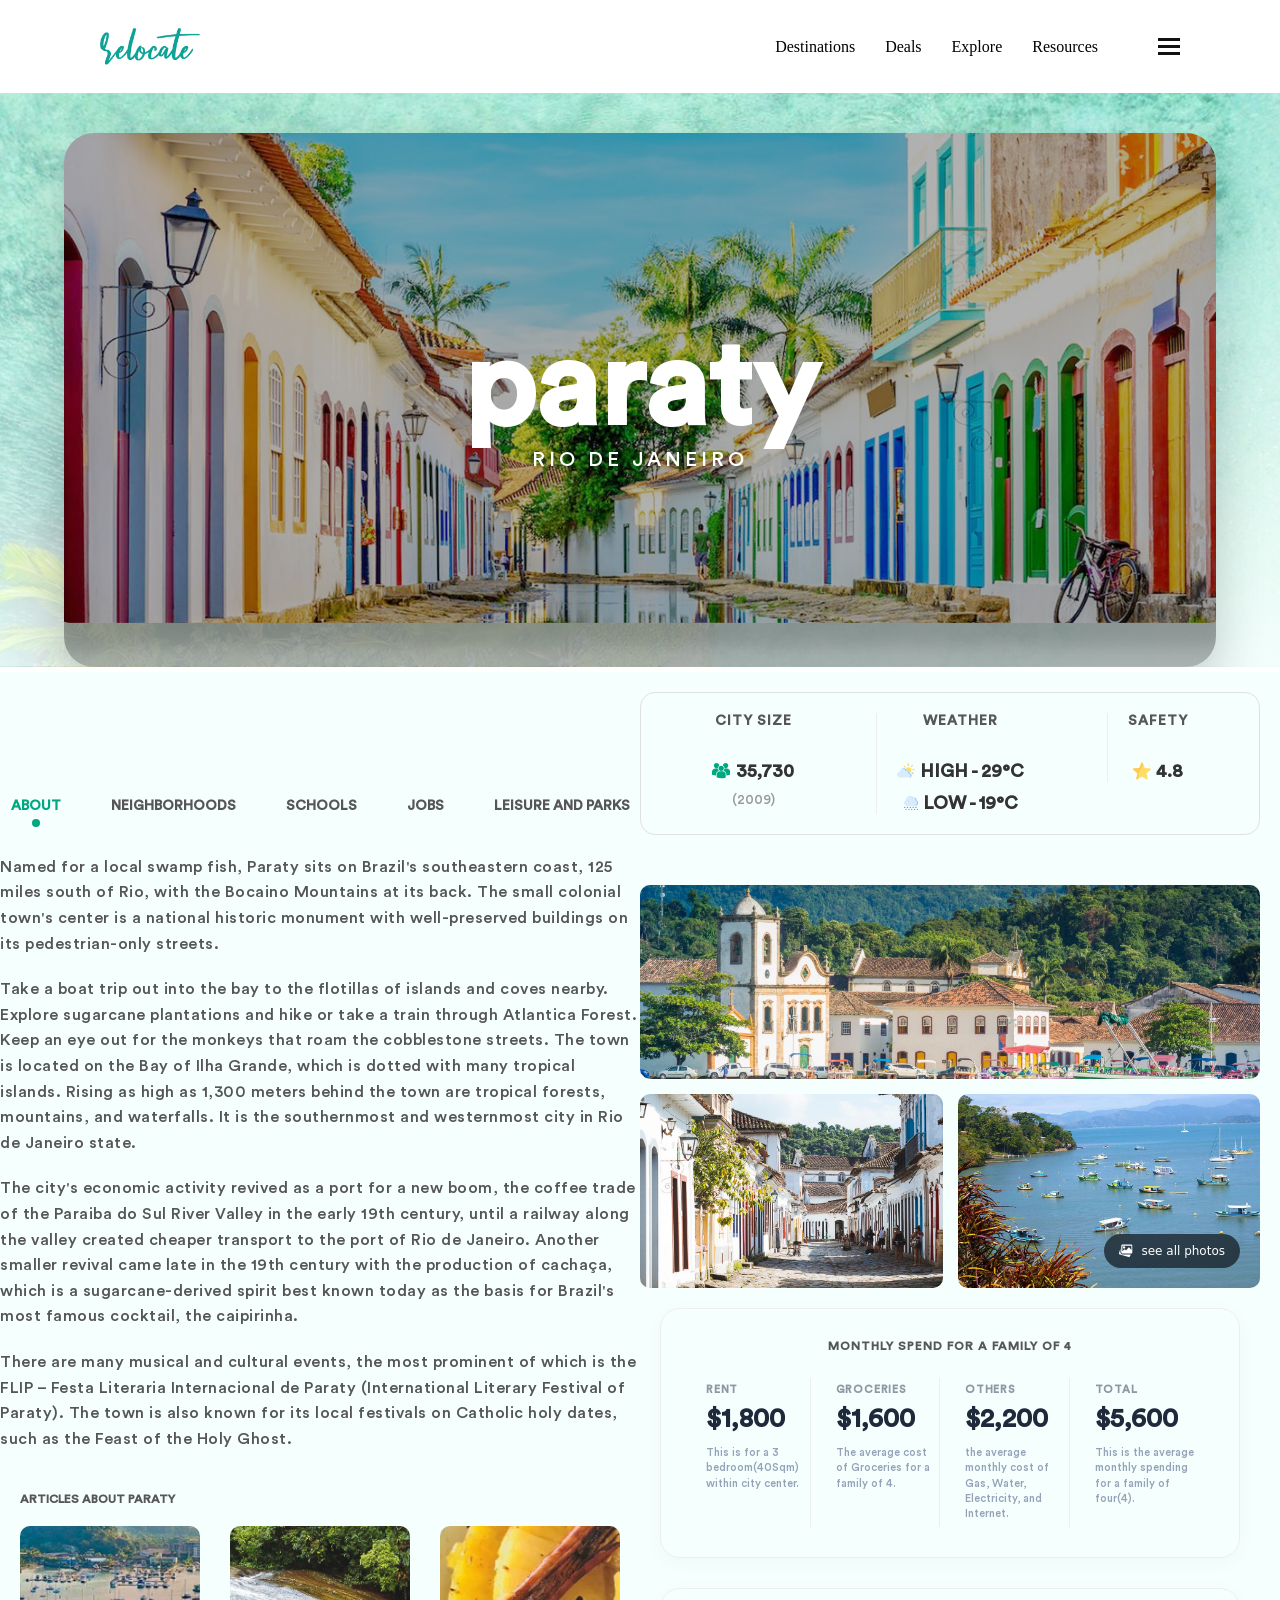
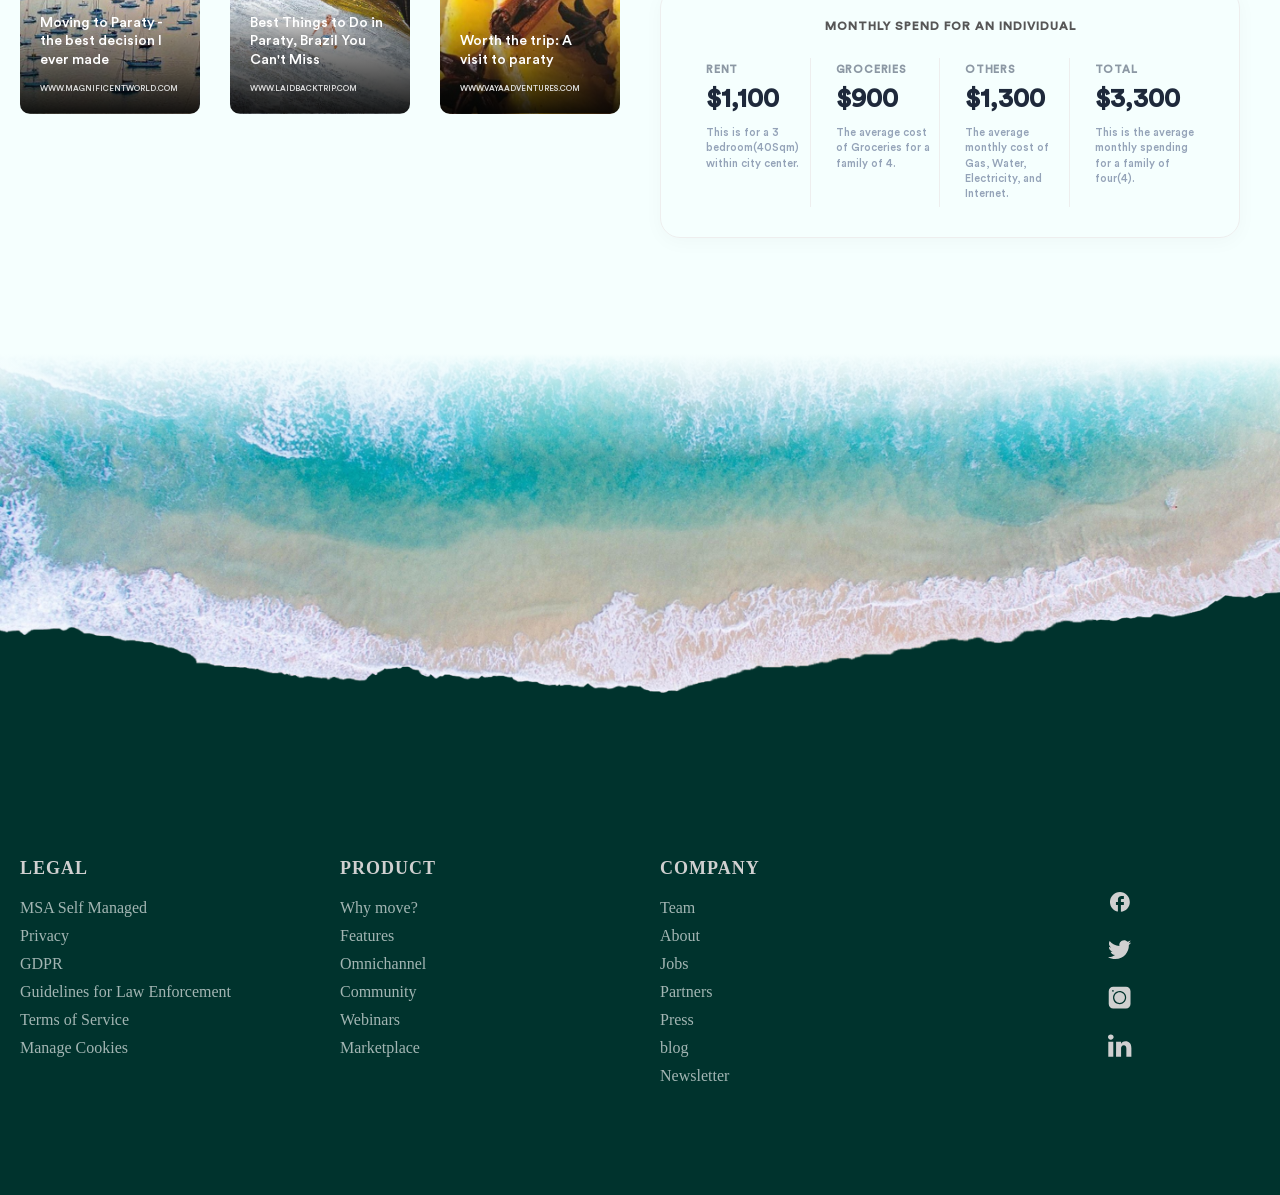
<file: destination.html>
<!doctype html>
<html lang="en">
  <head>
    <meta charset="UTF-8" />
    <meta name="viewport" content="width=device-width, initial-scale=1.0" />
    <title>destination | Paraty</title>

    <link rel="stylesheet" href="common.css" />
    <link rel="stylesheet" href="style-destination.css" />
  </head>

  <body>
    <header class="main-header">
      <img
        src="assets/icons/relocate.png"
        alt="logo"
        class="main-header__logo"
      />

      <div class="header__nav-wrapper">
        <nav class="nav">
          <ul class="nav__list">
            <li class="nav__item">
              <a href="#" class="nav__link">Destinations</a>
            </li>
            <li class="nav__item"><a href="#" class="nav__link">Deals</a></li>
            <li class="nav__item"><a href="#" class="nav__link">Explore</a></li>
            <li class="nav__item">
              <a href="#" class="nav__link">Resources</a>
            </li>
          </ul>
        </nav>

        <button class="header__toggle" aria-label="toggle menue">
          <span class="header__toggle-bar"></span>
          <span class="header__toggle-bar"></span>
          <span class="header__toggle-bar"></span>
        </button>
      </div>
    </header>

    <main>
      <section class="hero">
        <div class="hero-banner">
          <div class="hero-content">
            <h1 class="hero-content__h1">paraty</h1>
            <p class="hero-content__p">rio de janeiro</p>
          </div>
        </div>
      </section>

      <section class="about">
        <div class="about-content">
          <nav class="about-content__header">
            <ul>
              <li>
                <a href="destination.html" class="tabs__link tabs__link--active"
                  >about</a
                >
              </li>
              <li><a href="#" class="tabs__link">neighborhoods</a></li>
              <li><a href="#" class="tabs__link">schools</a></li>
              <li><a href="#" class="tabs__link">jobs</a></li>
              <li><a href="#" class="tabs__link">Leisure and parks</a></li>
            </ul>
          </nav>

          <div class="about-content__desc">
            <p class="about-content__desc-txt">
              Named for a local swamp fish, Paraty sits on Brazil's southeastern
              coast, 125 miles south of Rio, with the Bocaino Mountains at its
              back. The small colonial town's center is a national historic
              monument with well-preserved buildings on its pedestrian-only
              streets.
            </p>

            <p class="about-content__desc-txt">
              Take a boat trip out into the bay to the flotillas of islands and
              coves nearby. Explore sugarcane plantations and hike or take a
              train through Atlantica Forest. Keep an eye out for the monkeys
              that roam the cobblestone streets. The town is located on the Bay
              of Ilha Grande, which is dotted with many tropical islands. Rising
              as high as 1,300 meters behind the town are tropical forests,
              mountains, and waterfalls. It is the southernmost and westernmost
              city in Rio de Janeiro state.
            </p>
            <p class="about-content__desc-txt">
              The city's economic activity revived as a port for a new boom, the
              coffee trade of the Paraiba do Sul River Valley in the early 19th
              century, until a railway along the valley created cheaper
              transport to the port of Rio de Janeiro. Another smaller revival
              came late in the 19th century with the production of cachaça,
              which is a sugarcane-derived spirit best known today as the basis
              for Brazil's most famous cocktail, the caipirinha.
            </p>
            <p class="about-content__desc-txt">
              There are many musical and cultural events, the most prominent of
              which is the FLIP – Festa Literaria Internacional de Paraty
              (International Literary Festival of Paraty). The town is also
              known for its local festivals on Catholic holy dates, such as the
              Feast of the Holy Ghost.
            </p>
          </div>

          <div class="article__card">
            <h3 class="article__card__title">articles about paraty</h3>

            <div class="article__card__items">
              <div class="article__card__item article__card--first">
                <div class="article__card__item__content">
                  <h2>Moving to Paraty - the best decision I ever made</h2>
                  <h4>www.magnificentworld.com</h4>
                </div>
              </div>
              <div class="article__card__item article__card--second">
                <div class="article__card__item__content">
                  <h2>Best Things to Do in Paraty, Brazil You Can't Miss</h2>
                  <h4>www.laidbacktrip.com</h4>
                </div>
              </div>
              <div class="article__card__item article__card--third">
                <div class="article__card__item__content">
                  <h2>Worth the trip: A visit to paraty</h2>
                  <h4>www.vayaadventures.com</h4>
                </div>
              </div>
            </div>
          </div>
        </div>

        <div class="about-data">
          <div class="about-data__info">
            <!-- بخش اول: ظرفیت شهر -->
            <div class="info-item">
              <h4 class="info-title">CITY SIZE</h4>
              <div class="info-content">
                <div class="info-content__item">
                  <img
                    src="assets/icons/multiple-users-silhouette 1.svg"
                    alt=""
                  />
                  <strong>35,730</strong>
                </div>
                <p class="sub-text">(2009)</p>
              </div>
            </div>

            <!-- بخش دوم: آب و هوا -->
            <div class="info-item">
              <h4 class="info-title">WEATHER</h4>
              <div class="info-content">
                <div class="info-content__item">
                  <img src="assets/icons/Sun.svg" alt="" />
                  <strong>HIGH - 29°C</strong>
                </div>

                <div class="info-content__item">
                  <img src="assets/icons/snow.svg" alt="" />
                  <strong>LOW - 19°C</strong>
                </div>
              </div>
            </div>

            <!-- بخش سوم: امنیت -->
            <div class="info-item">
              <h4 class="info-title">SAFETY</h4>
              <div class="info-content">
                <div class="info-content__item">
                  <img src="assets/icons/star.svg" alt="" />
                  <strong>4.8</strong>
                </div>
              </div>
            </div>
          </div>

          <div class="gallery">
            <div class="gallery__item gallery__item--first">
              <img src="assets/images/Rectangle 20.png" alt="destinations" />
            </div>

            <div class="gallery__item gallery__item--second">
              <img src="assets/images/Rectangle 21.png" alt="street view" />
            </div>

            <div class="gallery__item gallery__item--third">
              <img src="assets/images/Rectangle 22.png" alt="sea view" />
              <button class="overlay-btn">
                <img src="assets/icons/pictures.svg" alt="" />
                see all photos
              </button>
            </div>
          </div>
          <section class="spend-section">
          <!-- کارت اول: خانواده ۴ نفره -->
          <div class="spend-card">
            <h3 class="spend-card__title">MONTHLY SPEND FOR A FAMILY OF 4</h3>

            <div class="spend-card__grid">
              <!-- ستون ۱ -->
              <div class="spend-card__item">
                <span class="spend-card__label">RENT</span>
                <span class="spend-card__amount">$1,800</span>
                <p class="spend-card__desc">
                  This is for a 3 bedroom(40Sqm) within city center.
                </p>
              </div>

              <!-- ستون ۲ -->
              <div class="spend-card__item">
                <span class="spend-card__label">GROCERIES</span>
                <span class="spend-card__amount">$1,600</span>
                <p class="spend-card__desc">
                  The average cost of Groceries for a family of 4.
                </p>
              </div>

              <!-- ستون ۳ -->
              <div class="spend-card__item">
                <span class="spend-card__label">OTHERS</span>
                <span class="spend-card__amount">$2,200</span>
                <p class="spend-card__desc">
                  the average monthly cost of Gas, Water, Electricity, and
                  Internet.
                </p>
              </div>

              <!-- ستون ۴ -->
              <div class="spend-card__item">
                <span class="spend-card__label">TOTAL</span>
                <span class="spend-card__amount">$5,600</span>
                <p class="spend-card__desc">
                  This is the average monthly spending for a family of four(4).
                </p>
              </div>
            </div>
          </div>

          <!-- کارت دوم: فرد مجرد -->
          <div class="spend-card">
            <h3 class="spend-card__title">MONTHLY SPEND FOR AN INDIVIDUAL</h3>

            <div class="spend-card__grid">
              <!-- ستون ۱ -->
              <div class="spend-card__item">
                <span class="spend-card__label">RENT</span>
                <span class="spend-card__amount">$1,100</span>
                <p class="spend-card__desc">
                  This is for a 3 bedroom(40Sqm) within city center.
                </p>
              </div>

              <!-- ستون ۲ -->
              <div class="spend-card__item">
                <span class="spend-card__label">GROCERIES</span>
                <span class="spend-card__amount">$900</span>
                <p class="spend-card__desc">
                  The average cost of Groceries for a family of 4.
                </p>
              </div>

              <!-- ستون ۳ -->
              <div class="spend-card__item">
                <span class="spend-card__label">OTHERS</span>
                <span class="spend-card__amount">$1,300</span>
                <p class="spend-card__desc">
                  The average monthly cost of Gas, Water, Electricity, and
                  Internet.
                </p>
              </div>

              <!-- ستون ۴ -->
              <div class="spend-card__item">
                <span class="spend-card__label">TOTAL</span>
                <span class="spend-card__amount">$3,300</span>
                <p class="spend-card__desc">
                  This is the average monthly spending for a family of four(4).
                </p>
              </div>
            </div>
          </div>
        </section>
      
        </div>

        
    </main>

    <footer class="main-footer">
      <img
        src="assets/images/beach.png"
        alt=""
        class="main-footer__beach-img"
      />

      <div class="footer-links-container">
        <div class="footer-links-container__column">
          <h3>legal</h3>

          <ul>
            <li><a href="#">MSA Self Managed</a></li>
            <li><a href="#">Privacy</a></li>
            <li><a href="#">GDPR</a></li>
            <li><a href="#">Guidelines for Law Enforcement</a></li>
            <li><a href="#">Terms of Service</a></li>
            <li><a href="#">Manage Cookies</a></li>
          </ul>
        </div>
        <div class="footer-links-container__column">
          <h3>product</h3>

          <ul>
            <li><a href="#">Why move?</a></li>
            <li><a href="#">Features</a></li>
            <li><a href="#">Omnichannel</a></li>
            <li><a href="#">Community</a></li>
            <li><a href="#">Webinars</a></li>
            <li><a href="#">Marketplace</a></li>
          </ul>
        </div>

        <div class="footer-links-container__column">
          <h3>company</h3>

          <ul>
            <li><a href="">Team</a></li>
            <li>
              <a
                href="
              "
                >About</a
              >
            </li>
            <li><a href="">Jobs</a></li>
            <li><a href="">Partners</a></li>
            <li><a href="">Press</a></li>
            <li><a href="">blog</a></li>
            <li><a href="">Newsletter</a></li>
          </ul>
        </div>

        <div class="footer-links-container__column social-column">
          <a href="#"><img src="assets/icons/facebook.svg" alt="facebook" /></a>
          <a href="#"><img src="assets/icons/twitter.svg" alt="twitter" /></a>
          <a href="#"
            ><img src="assets/icons/instagram 1.svg" alt="instagram"
          /></a>
          <a href="#"><img src="assets/icons/linkedin.svg" alt="linkedin" /></a>
        </div>
      </div>
    </footer>
  </body>
</html>
</file>
<file: common.css>
@font-face {
  src: url("fonts/allison-script/Allison_Script.otf");
  font-family: "allison-script";
}

@font-face {
  src: url("fonts/Circular-Std-Font/circular-std-medium-500.ttf");
  font-family: "circular-std";
}

@font-face {
  src: url(fonts/Allison/Allison-Regular.ttf) format("truetype");
  font-family: "allison";
  font-weight: 100 900;
  font-style: normal;
  font-display: swap;
}

:root {
  --color-primary-yellow: #ffc700;
  --color-primary-white: #f5fffe;
  --color-primary: #41d6c7;
  --color-light-blue: #cbe7e4;
  --color-black: #000;
  --color-white: #fff;

  --color-light-gray: #f4f4f4;
  --color-dark-gray: #565656;

  --font-family-primary: "Circular Std", sans-serif;
}

* {
  padding: 0;
  margin: 0;
  box-sizing: border-box;
}

/*header*/
.header__nav-wrapper {
  display: flex;
  align-items: center;
  justify-content: space-between;
  gap: 60px;
}

.main-header {
  /* position: absolute; */
  display: flex;
  align-items: center;
  justify-content: space-between;
  padding: 28px 100px;
  z-index: 10;
}

.main-header__logo {
  width: 100px;
}

.nav__list {
  display: flex;
  list-style: none;
  gap: 30px;
}

.nav__link {
  font-family: "dancing script";
  text-decoration: none;
  color: var(--color-black);
}

.header__toggle {
  background: none;
  border: none;
  cursor: pointer;
  display: flex;
  flex-direction: column;
  gap: 4px;
}

.header__toggle-bar {
  width: 22px;
  height: 3px;
  background-color: #111;
}

/*footer*/
.main-footer {
  background-color: #00332d;
  position: relative;
  padding-top: 300px;
  color: var(--color-white);
  overflow: hidden;
}

.main-footer::before {
  content: "";
  position: absolute;
  top: 0;
  left: 0;
  width: 100%;
  height: 200px;
  background: linear-gradient(
    to bottom,
    #f5fffe 0%,
    #f5fffe 48%,
    rgba(255, 255, 255, 0) 100%
  );
  pointer-events: none;
  z-index: 2;
}

.main-footer__beach-img {
  position: absolute;
  top: 0;
  left: 0;
  width: 100%;
  z-index: 1;
}

.footer-links-container {
  /* display: flex;
  align-items: center;
  justify-content: space-between;
  padding: 0 50px 50px 50px; */

  margin-top: 200px;
  position: relative;
  z-index: 2;
  display: grid;
  grid-template-columns: repeat(4, 1fr);
  padding: 100px 20px;
  gap: 40px;
}

.footer-links-container__column h3 {
  font-size: 18px;
  font-weight: 700;
  margin-bottom: 20px;
  color: #d0d0d0;
  font-family: circular std;
  letter-spacing: 1px;
  text-transform: uppercase;
}

.footer-links-container__column ul {
  list-style: none;
  padding: 0;
}

.footer-links-container__column li {
  margin-bottom: 10px;
  font-size: 14px;
  opacity: 0.8;
}

.footer-links-container__column ul li a {
  color: var(--color-white);
  font-family: circular std;
  text-decoration: none;
  font-size: 16px;
  font-weight: 500;
  opacity: 0.8;
  transition: opacity 0.3s;
  cursor: pointer;
}

.footer-links-container__column ul li a:hover {
  opacity: 1;
}

.social-column {
  /* position: absolute;
  right: 20px;
  bottom: 40px;
  gap: 15px; */

  display: flex;
  flex-direction: column;
  justify-content: center;
  align-items: center;
  gap: 20px;
}

.social-column img {
  width: 24px;
  height: 24px;
}
</file>
<file: style-destination.css>
@font-face {
  src: url("fonts/allison-script/Allison_Script.otf");
  font-family: "allison-script";
}

@font-face {
  src: url("fonts/Circular-Std-Font/circular-std-medium-500.ttf");
  font-family: "circular-std";
}

@font-face {
  src: url(fonts/Allison/Allison-Regular.ttf) format("truetype");
  font-family: "allison";
  font-weight: 100 900;
  font-style: normal;
  font-display: swap;
}

:root {
  --color-primary-yellow: #ffc700;
  --color-primary-white: #f5fffe;
  --color-primary: #41d6c7;
  --color-secondary: #00a77f;
  --color-light-blue: #cbe7e4;
  --color-black: #000;
  --color-white: #fff;

  --color-light-gray: #f4f4f4;
  --color-dark-gray: #565656;

  --font-family-primary: "Circular-Std", sans-serif;
}

* {
  padding: 0;
  margin: 0;
  box-sizing: border-box;
}

.hero {
  width: 100%;
  background-image:
    linear-gradient(
      to top,
      rgba(245, 255, 254, 0.9) 0%,
      rgba(245, 255, 254, 0.4) 60%,
      rgba(255, 255, 255, 0) 100%
    ),
    url(assets/images/background.png);
  background-position: center;
  background-size: cover;

  display: flex;
  justify-content: center;
  align-items: center;
  overflow: hidden;
}

.hero-banner {
  position: relative;
  width: 90%;
  max-width: 1300px;
  padding-top: 41.7%;
  margin-top: 40px;

  border-radius: 30px;
  overflow: hidden;

  background-image:
    linear-gradient(rgba(0, 0, 0, 0.3), rgba(0, 0, 0, 0.3)),
    url(assets/images/paraty2.png);
  background-size: cover;
  background-position: center;

  display: flex;
  flex-direction: column;
  justify-content: center;
  align-items: center;
  text-align: center;

  box-shadow: 0 20px 50px rgba(0, 0, 0, 0.2);
}

.hero-content {
  color: var(--color-white);
  position: absolute;
  top: 50%;
  left: 50%;
  transform: translate(-50%, -50%);
  text-align: center;
  width: 100%;
  font-family: var(--font-family-primary);
}

.hero-content__h1 {
  font-size: 120px;
  font-weight: 700;
  line-height: 1;
}

.hero-content__p {
  font-size: 20px;
  text-transform: uppercase;
  letter-spacing: 4px;
}

.about {
  display: grid;
  grid-template-columns: 1fr 1fr;
  background-color: var(--color-primary-white);
  margin-top: 5px;
}

.about-content {
  display: flex;
  flex-direction: column;
  align-items: center;
  justify-content: center;
}

.about-content__header {
  display: flex;
  align-items: center;
  justify-content: center;
  font-family: var(--font-family-primary);
}

.about-content__header ul {
  display: flex;
  align-items: center;

  list-style: none;
  gap: 50px;
}

.about-content__header ul li {
  text-transform: uppercase;
}

.about-content__header ul li a {
  color: var(--color-dark-gray);
  font-size: 14px;
  text-align: left;
  text-decoration: none;
  font-weight: 700;
  transition: all 0.3s ease;
  position: relative;
}

.about-content__header .tabs__link--active {
  color: var(--color-secondary);
}

.tabs__link--active::after {
  content: "";
  position: absolute;
  bottom: -14px;
  left: 50%;
  transform: translateX(-50%);

  width: 8px;
  height: 8px;
  background-color: var(--color-secondary);
  border-radius: 50%;
}

.about-content__desc {
  max-width: 647px;
  margin-top: 40px;

  text-align: left;
}

.about-content__desc-txt {
  font-size: 16px;
  font-weight: 100;
  color: var(--color-dark-gray);
  font-family: var(--font-family-primary);
  line-height: 1.6;
  letter-spacing: 0.5px;
  margin-bottom: 20px;
}

.article__card {
  display: flex;
  flex-direction: column;
  /* align-items: flex-start; */
  font-family: var(--font-family-primary);
  padding: 20px;
}

.article__card__title {
  text-transform: uppercase;
  font-size: 12px;
  color: var(--color-dark-gray);
  font-weight: 700;
  text-align: left;
  margin-bottom: 20px;
}

.article__card__items {
  display: grid;
  grid-template-columns: 1fr 1fr 1fr;
  gap: 30px;
}

.article__card__item {
  position: relative;

  border-radius: 10px;
  overflow: hidden;
  aspect-ratio: 194/202;

  display: flex;
  flex-direction: column;
  justify-content: flex-end;

  padding: 20px;
  cursor: pointer;
  transition: transform 0.3s ease;
}

.article__card__item:hover {
  transform: translateY(-5px);
}

.article__card--first {
  background-image:
    linear-gradient(
      to top,
      rgba(0, 0, 0, 0.9) 0%,
      rgba(0, 0, 0, 0.4) 30%,
      rgba(0, 0, 0, 0) 60%
    ),
    url(assets/images/boats.png);
  background-position: center;
  background-size: cover;
}

.article__card--second {
  background-image:
    linear-gradient(
      to top,
      rgba(0, 0, 0, 0.9) 0%,
      rgba(0, 0, 0, 0.4) 40%,
      rgba(0, 0, 0, 0) 60%
    ),
    url(assets/images/second-img.png);
  background-position: center;
  background-size: cover;
}

.article__card--third {
  background-image:
    linear-gradient(
      to top,
      rgba(0, 0, 0, 0.9) 0%,
      rgba(0, 0, 0, 0.4) 30%,
      rgba(0, 0, 0, 0) 60%
    ),
    url(assets/images/third-img.png);
  background-position: center;
  background-size: cover;
}

.article__card__item__content {
  display: flex;
  flex-direction: column;
  gap: 15px;
  color: var(--color-white);
}

.article__card__item__content h2 {
  font-size: 14px;
  max-width: 160px;
  text-align: left;
  font-weight: 500;
  line-height: 1.3;
}

.article__card__item__content h4 {
  font-size: 8px;
  color: #e0e0e0;
  font-weight: 200;
  text-transform: uppercase;
}

.about-data__info {
  display: flex;
  justify-content: space-around;
  align-items: flex-start;

  border: 1px solid #e0e0e0;
  border-radius: 15px;
  padding: 20px;
  max-width: 620px;
  font-family: var(--font-family-primary);
  margin: 20px 0 50px;
}

.info-item {
  display: flex;
  flex-direction: column;
  align-items: center;
  padding: 0 20px;
}

.info-item:not(:first-child) {
  border-left: 1px solid #eee;
}

.info-title {
  color: var(--color-dark-gray);
  font-size: 14px;
  margin-bottom: 30px;
  letter-spacing: 1px;
}

.info-content {
  display: flex;
  flex-direction: column;
  align-items: center;
  gap: 10px;

  /* display: grid;
  grid-template-columns: 1fr 1fr; */
}

.info-content__item {
  display: flex;
  gap: 5px;
}

.info-content strong {
  display: block;
  font-size: 18px;
  color: #333;
}

.sub-text {
  color: #999;
  font-size: 13px;
}

.gallery {
  max-width: 620px;
  display: grid;
  grid-template-columns: repeat(2, 1fr);

  gap: 15px;
}

.gallery__item {
  position: relative;
  border-radius: 10px;
  overflow: hidden;
}

.gallery__item--first {
  grid-column: 1 / 3;

  height: 194px;
}

.gallery__item img {
  width: 100%;
  height: 100%;
  object-fit: cover;
}

.gallery__item--second {
  grid-column: 1/2;
  grid-row: 2/3;
  height: 194px;
}

.gallery__item--third {
  height: 194px;
}

.overlay-btn {
  font-family:
    system-ui,
    -apple-system,
    BlinkMacSystemFont,
    "Segoe UI",
    Roboto,
    Oxygen,
    Ubuntu,
    Cantarell,
    "Open Sans",
    "Helvetica Neue",
    sans-serif;
  position: absolute;
  bottom: 20px;
  right: 20px;
  background: rgba(0, 0, 0, 0.6);
  color: var(--color-white);
  border: none;
  padding: 10px 15px;
  border-radius: 20px;
  cursor: pointer;
  display: flex;
  align-items: center;
  gap: 8px;
  font-size: 12px;
  font-weight: 500;
  backdrop-filter: blur(5px);
}

.overlay-btn img {
  width: 14px;
}

.spend-section {
  display: flex;
  flex-direction: column;
  gap: 30px;
  max-width: 620px;
  padding: 20px;
  font-family: var(--font-family-primary);
}

.spend-card {
  border-radius: 20px;
  padding: 30px 40px;
  border: 1px solid #eee;
  box-shadow: 0 4px 20px rgba(0, 0, 0, 0.03);
}

.spend-card__title {
  font-size: 12px;
  font-weight: 700;
  color: var(--color-dark-gray);
  letter-spacing: 1px;
  text-transform: uppercase;

  margin-bottom: 25px;
  text-align: center;
}

/* شبکه ۴ ستونه داخل کارت */
.spend-card__grid {
  display: grid;
  grid-template-columns: repeat(4, 1fr);
  gap: 20px;
}

.spend-card__item {
  display: flex;
  flex-direction: column;
  align-items: flex-start;
  padding: 5px;
}

.spend-card__item:not(:last-child) {
  border-right: 1px solid #eee;
}

.spend-card__label {
  font-size: 11px;
  font-weight: 700;
  color: #8c98a4;
  letter-spacing: 0.8px;
  margin-bottom: 8px;
}

.spend-card__amount {
  font-size: 26px;
  font-weight: 800;
  color: #1e293b;
  margin-bottom: 10px;
}

.spend-card__desc {
  font-size: 11px;
  color: #94a3b8;
  line-height: 1.4;
}
</file>
